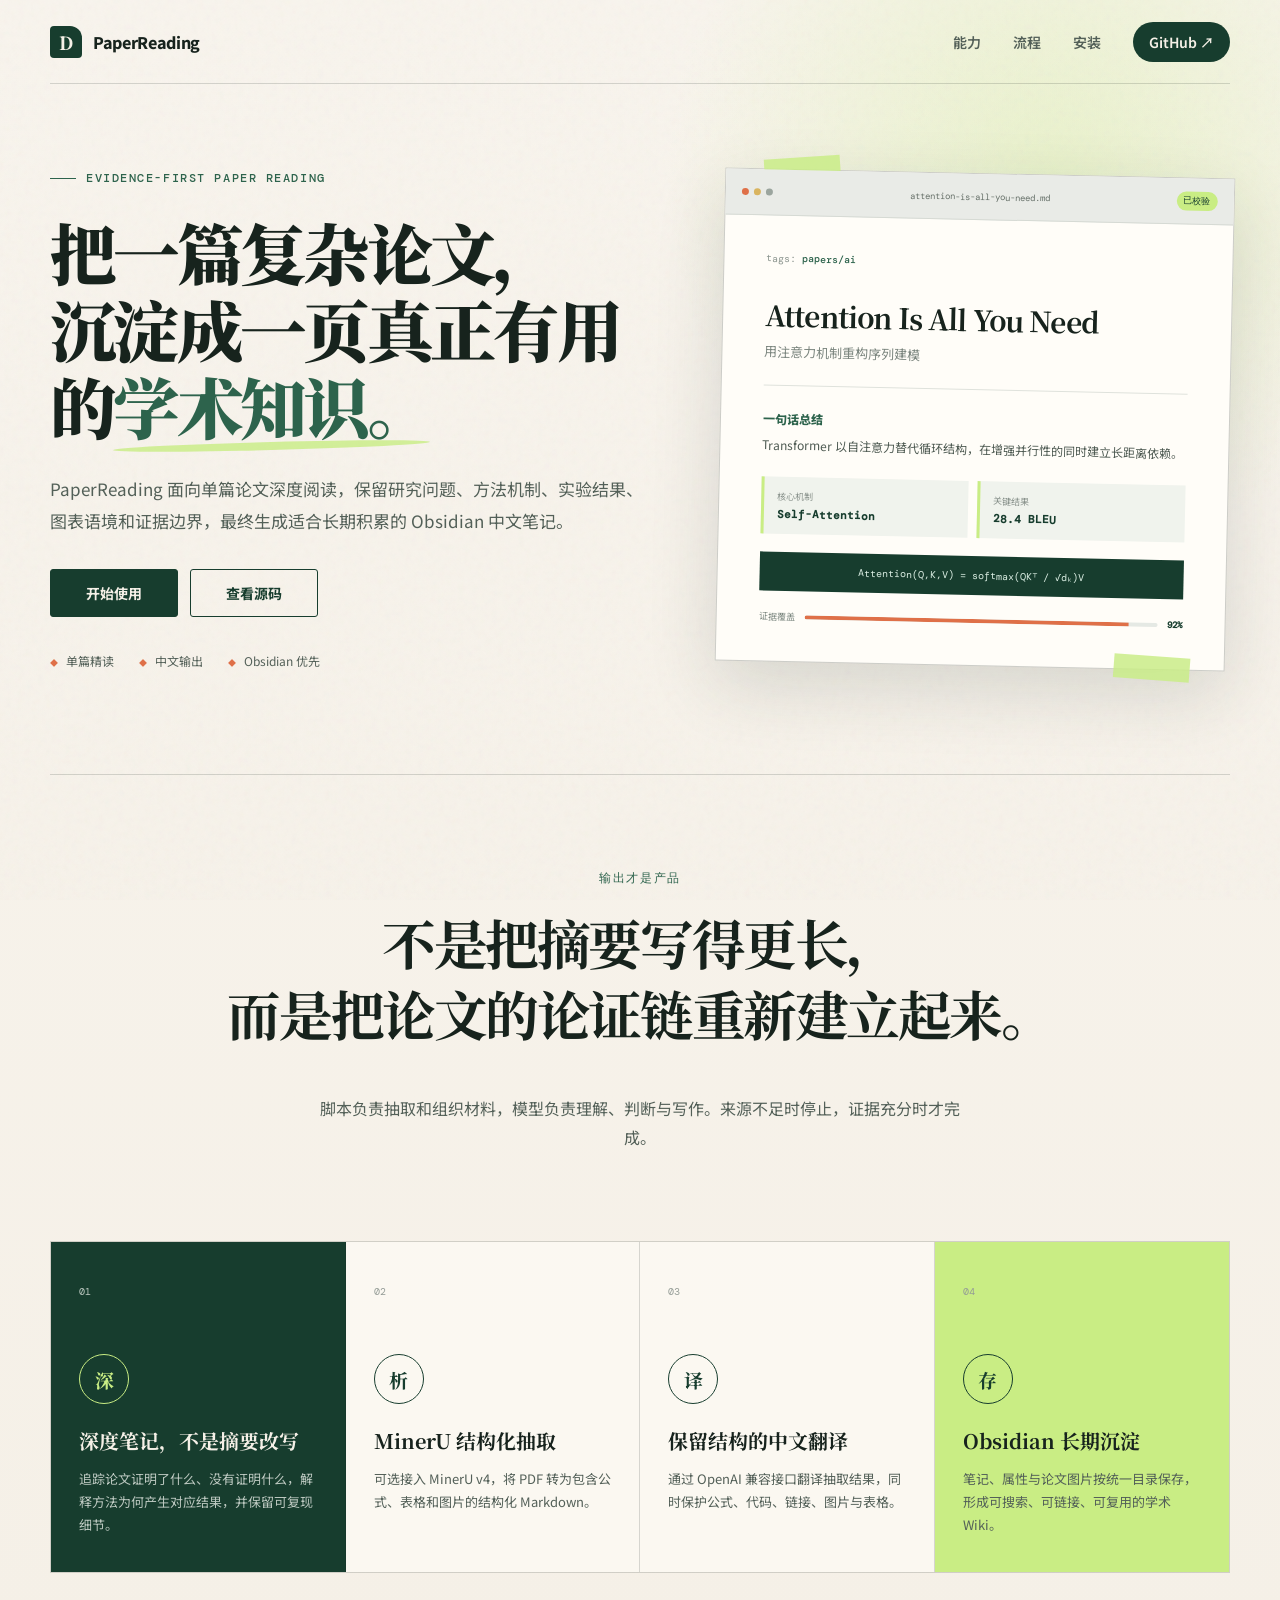
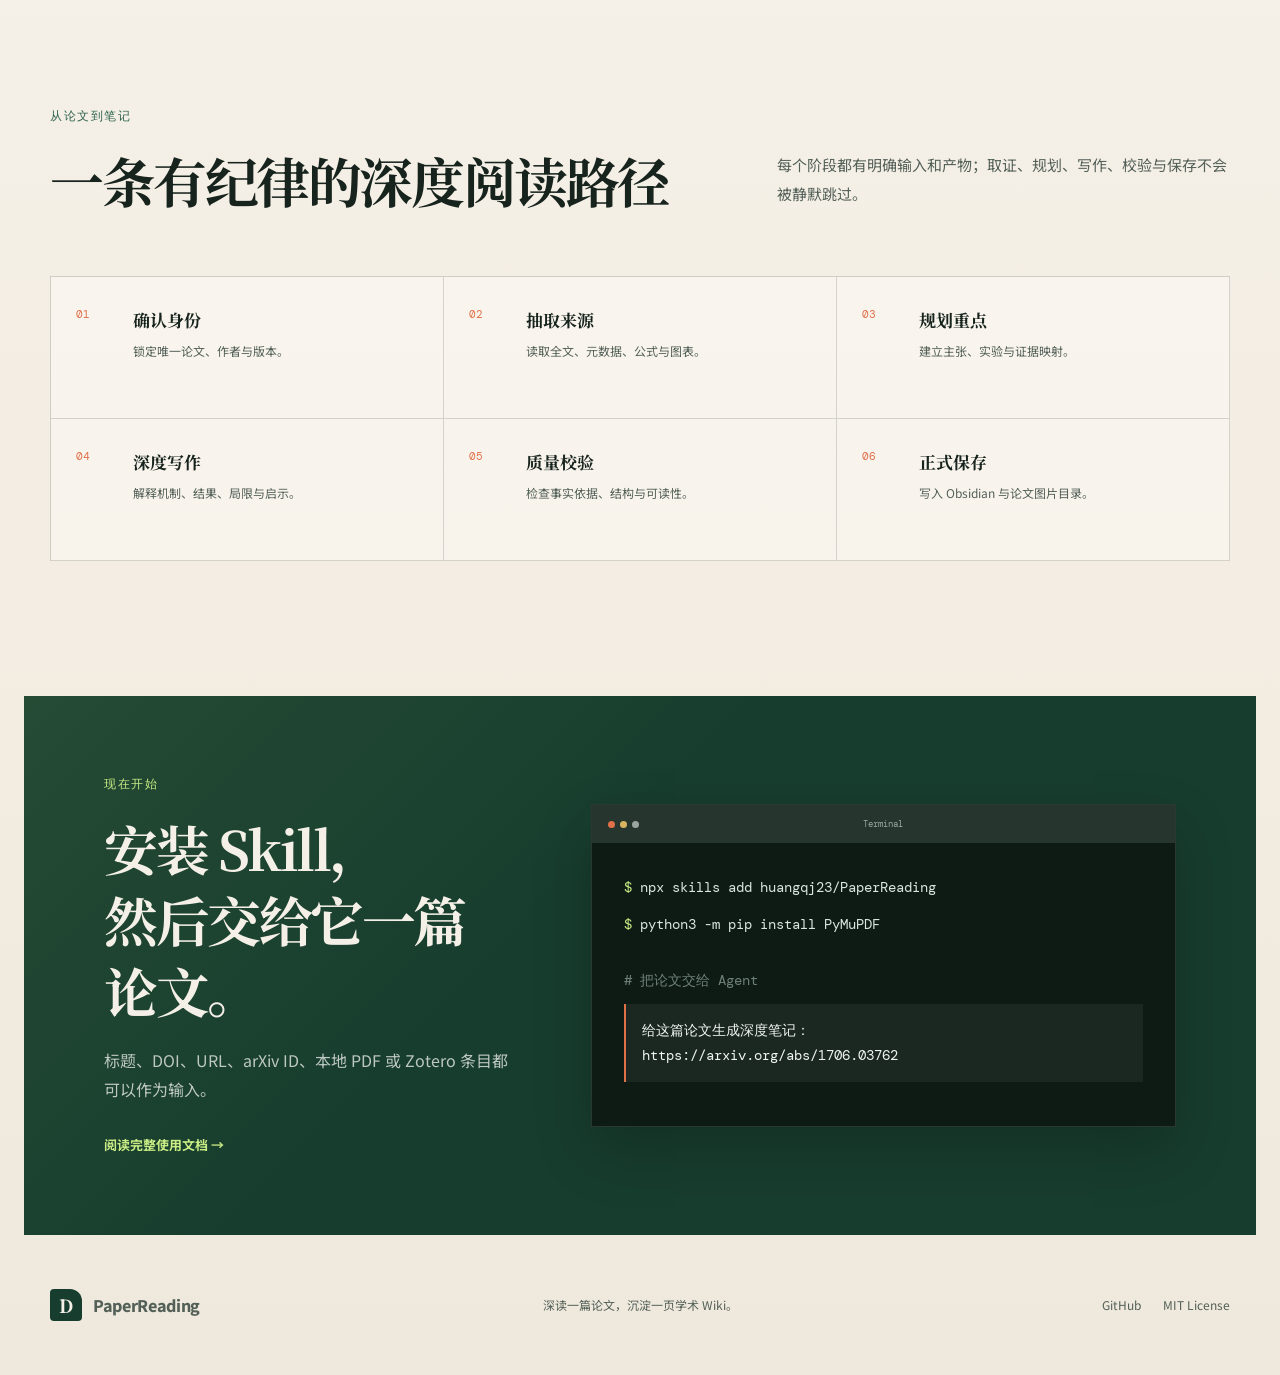
<file: index.html>
<!doctype html>
<html lang="zh-CN">
  <head>
    <meta charset="UTF-8" />
    <meta name="viewport" content="width=device-width, initial-scale=1.0" />
    <meta http-equiv="refresh" content="0; url=./docs/" />
    <link
      rel="canonical"
      href="https://huangqj23.github.io/PaperReading/docs/"
    />
    <title>PaperReading</title>
    <script>
      window.location.replace("./docs/");
    </script>
  </head>
  <body>
    <p>正在进入 PaperReading 主页……</p>
    <p><a href="./docs/">如果没有自动跳转，请点击这里。</a></p>
  </body>
</html>
</file>
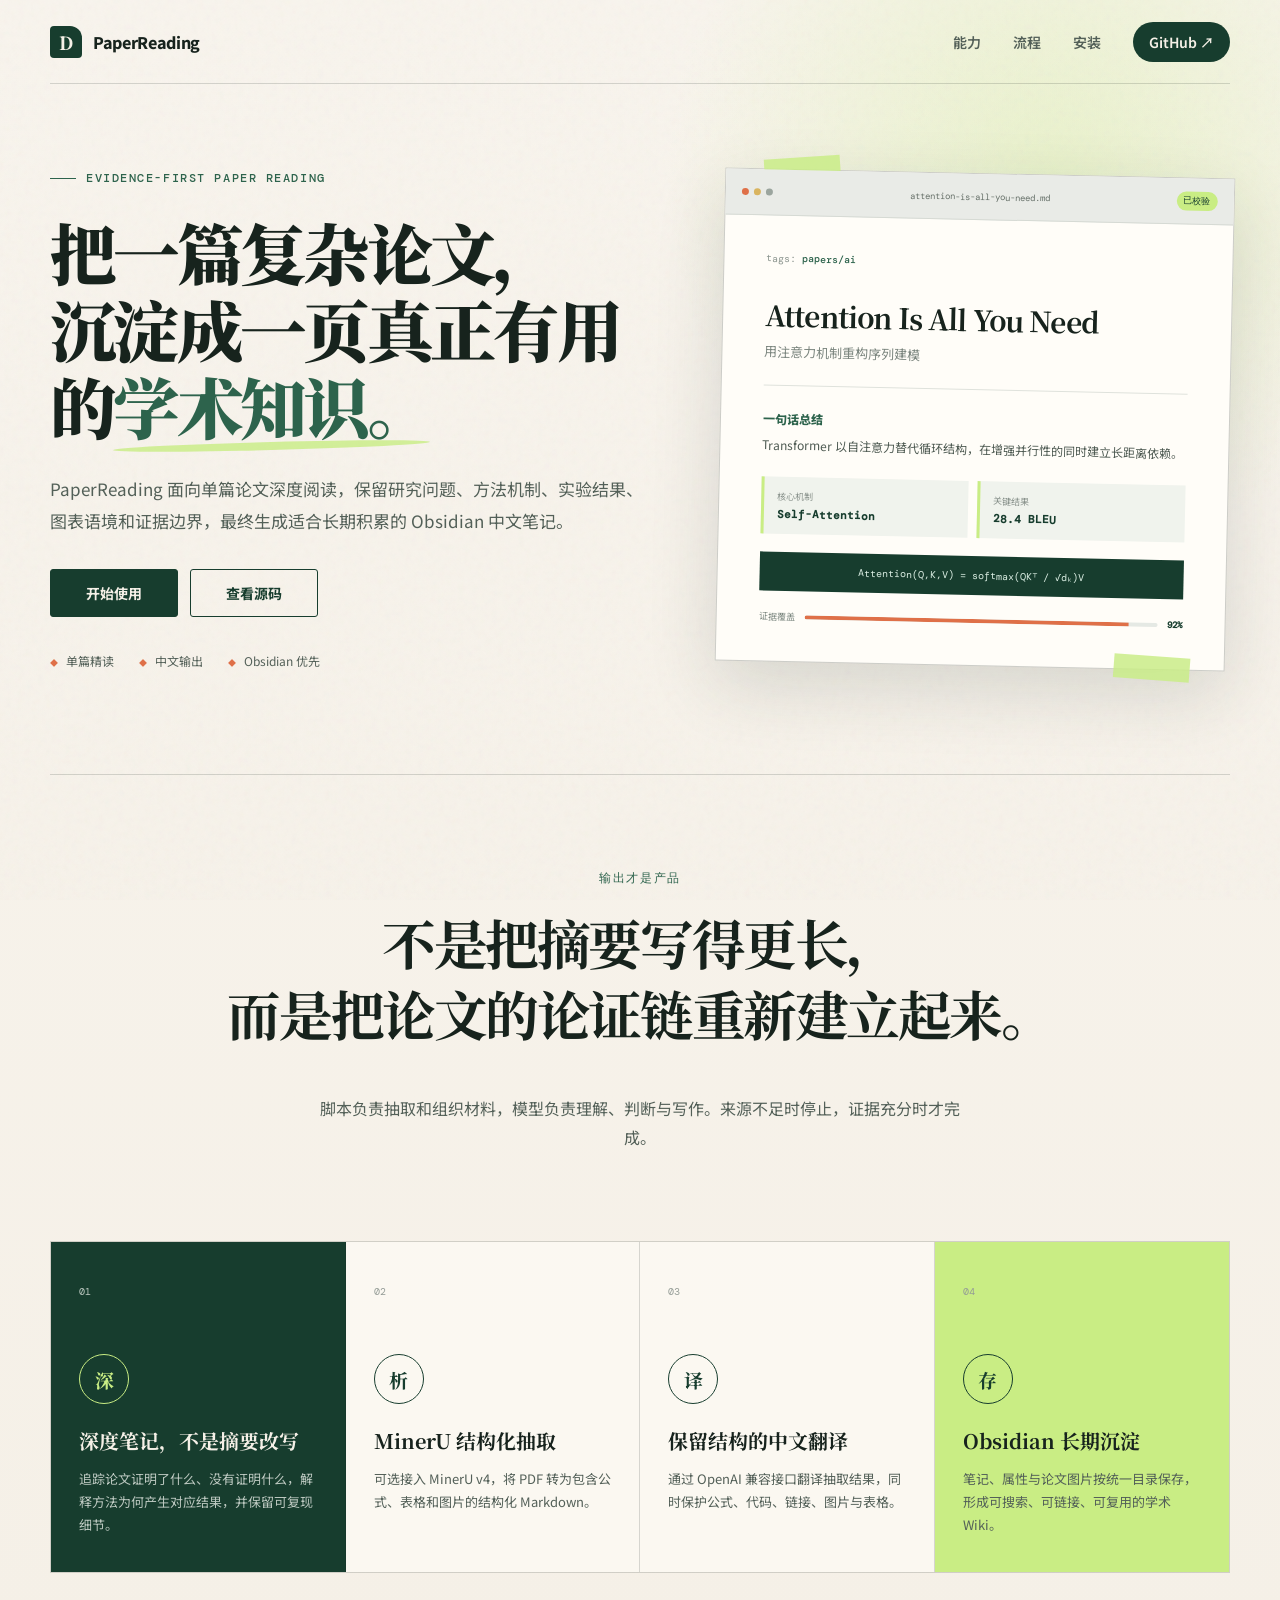
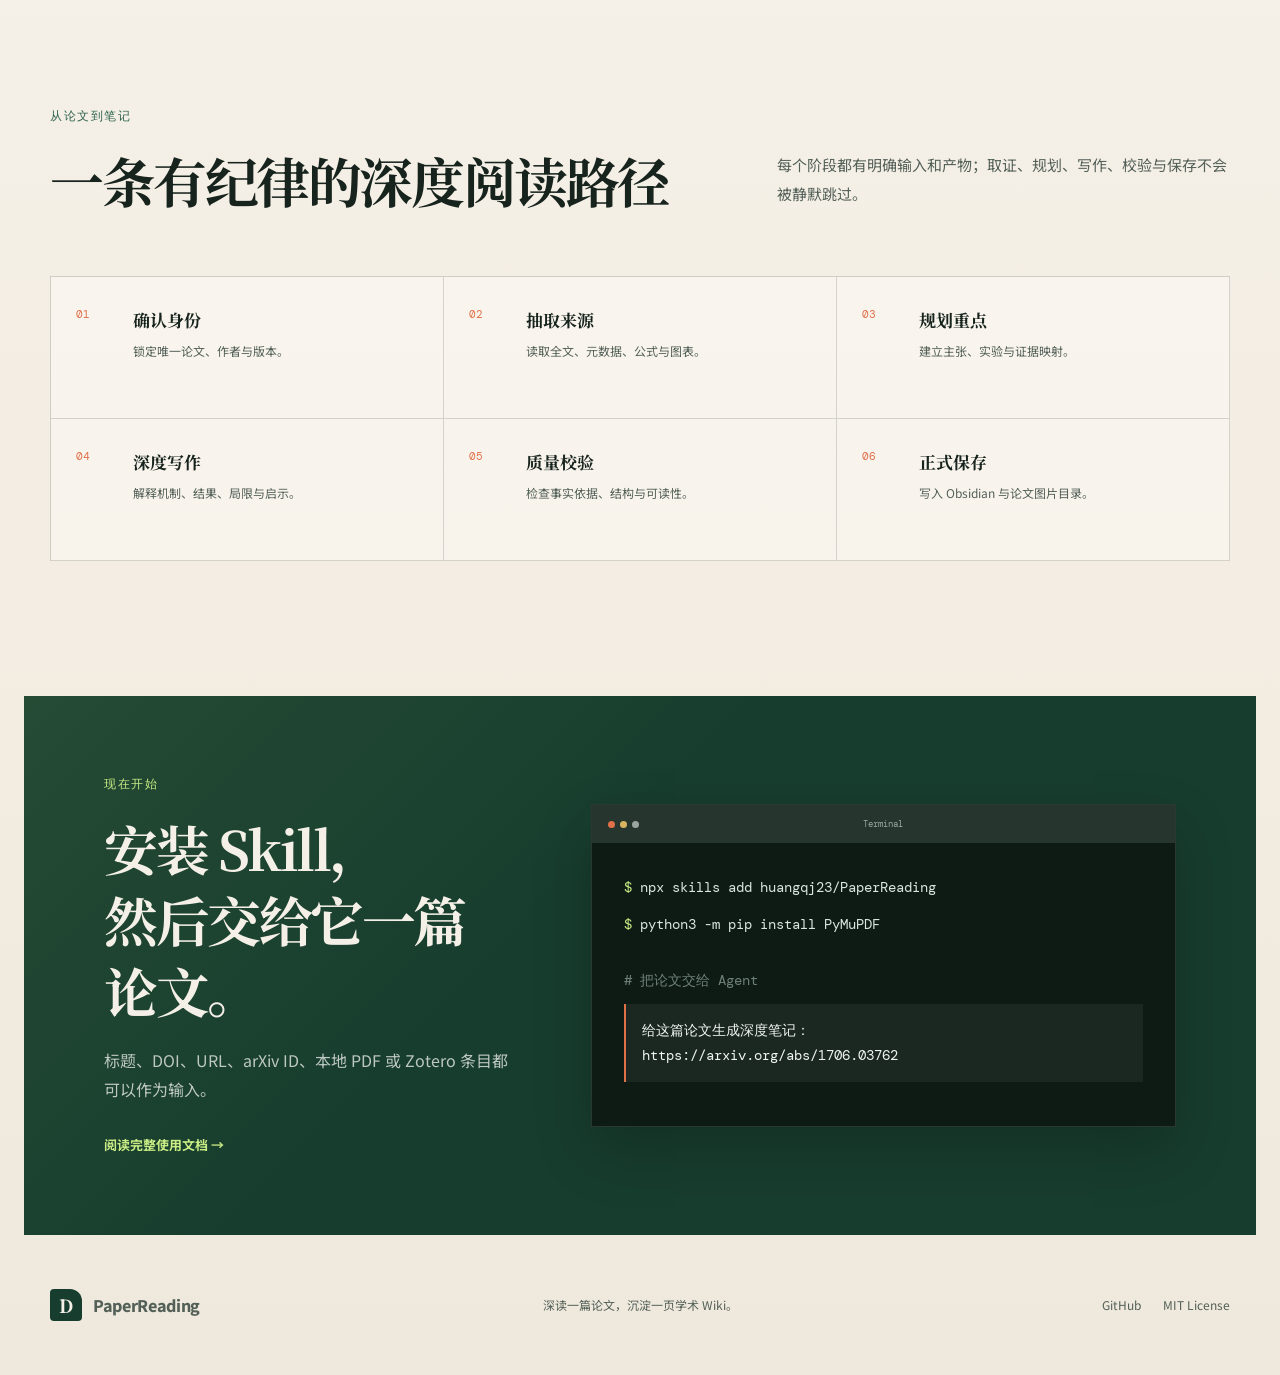
<file: docs/index.html>
<!doctype html>
<html lang="zh-CN">
  <head>
    <meta charset="UTF-8" />
    <meta name="viewport" content="width=device-width, initial-scale=1.0" />
    <meta
      name="description"
      content="PaperReading：把一篇复杂论文转化为结构清晰、证据充分、适合长期保存的 Obsidian 深度笔记。"
    />
    <meta name="theme-color" content="#f5f0e7" />
    <meta property="og:title" content="PaperReading｜单篇论文深度阅读工作流" />
    <meta
      property="og:description"
      content="保留方法、证据、图表与边界，把论文沉淀为可复用的 Obsidian 学术知识页。"
    />
    <meta property="og:type" content="website" />
    <meta
      property="og:url"
      content="https://huangqj23.github.io/PaperReading/"
    />
    <title>PaperReading｜把论文沉淀为学术知识页</title>
    <link rel="preconnect" href="https://fonts.googleapis.com" />
    <link rel="preconnect" href="https://fonts.gstatic.com" crossorigin />
    <link
      href="https://fonts.googleapis.com/css2?family=DM+Mono:wght@400;500&family=Noto+Sans+SC:wght@400;500;600;700;800&family=Noto+Serif+SC:wght@600;700;900&display=swap"
      rel="stylesheet"
    />
    <link rel="stylesheet" href="./styles.css" />
  </head>
  <body>
    <div class="page-shell">
      <header class="site-header">
        <a class="brand" href="#top" aria-label="返回首页">
          <span class="brand-mark" aria-hidden="true">D</span>
          <span>PaperReading</span>
        </a>
        <nav class="nav-links" aria-label="主导航">
          <a href="#features">能力</a>
          <a href="#workflow">流程</a>
          <a href="#install">安装</a>
          <a
            class="nav-github"
            href="https://github.com/huangqj23/PaperReading"
            target="_blank"
            rel="noreferrer"
          >
            GitHub ↗
          </a>
        </nav>
      </header>

      <main id="top">
        <section class="hero section">
          <div class="hero-copy">
            <p class="eyebrow"><span></span> Evidence-first paper reading</p>
            <h1>
              把一篇复杂论文，<br />沉淀成一页真正有用的<span>学术知识。</span>
            </h1>
            <p class="hero-lead">
              PaperReading
              面向单篇论文深度阅读，保留研究问题、方法机制、实验结果、图表语境和证据边界，最终生成适合长期积累的
              Obsidian 中文笔记。
            </p>
            <div class="hero-actions">
              <a class="button button-primary" href="#install">开始使用</a>
              <a
                class="button button-secondary"
                href="https://github.com/huangqj23/PaperReading"
                target="_blank"
                rel="noreferrer"
              >
                查看源码
              </a>
            </div>
            <ul class="hero-meta" aria-label="项目特性">
              <li>单篇精读</li>
              <li>中文输出</li>
              <li>Obsidian 优先</li>
            </ul>
          </div>

          <div
            class="note-preview"
            role="img"
            aria-label="PaperReading 输出示例"
          >
            <div class="preview-toolbar">
              <span class="window-dots"><i></i><i></i><i></i></span>
              <span>attention-is-all-you-need.md</span>
              <span class="preview-status">已校验</span>
            </div>
            <div class="preview-body">
              <p class="preview-property">tags: <b>papers/ai</b></p>
              <h2>Attention Is All You Need</h2>
              <p class="preview-subtitle">用注意力机制重构序列建模</p>
              <div class="preview-rule"></div>
              <p class="preview-label">一句话总结</p>
              <p>
                Transformer
                以自注意力替代循环结构，在增强并行性的同时建立长距离依赖。
              </p>
              <div class="metric-grid">
                <div>
                  <span>核心机制</span>
                  <strong>Self-Attention</strong>
                </div>
                <div>
                  <span>关键结果</span>
                  <strong>28.4 BLEU</strong>
                </div>
              </div>
              <div class="formula">Attention(Q,K,V) = softmax(QKᵀ / √dₖ)V</div>
              <div class="evidence-line">
                <span>证据覆盖</span>
                <i><b></b></i>
                <strong>92%</strong>
              </div>
            </div>
          </div>
        </section>

        <section class="statement section">
          <p class="section-kicker">输出才是产品</p>
          <h2>不是把摘要写得更长，<br />而是把论文的论证链重新建立起来。</h2>
          <p>
            脚本负责抽取和组织材料，模型负责理解、判断与写作。来源不足时停止，证据充分时才完成。
          </p>
        </section>

        <section class="features section" id="features">
          <article class="feature feature-dark">
            <span class="feature-index">01</span>
            <div class="feature-icon">深</div>
            <h3>深度笔记，不是摘要改写</h3>
            <p>
              追踪论文证明了什么、没有证明什么，解释方法为何产生对应结果，并保留可复现细节。
            </p>
          </article>
          <article class="feature">
            <span class="feature-index">02</span>
            <div class="feature-icon">析</div>
            <h3>MinerU 结构化抽取</h3>
            <p>
              可选接入 MinerU v4，将 PDF 转为包含公式、表格和图片的结构化
              Markdown。
            </p>
          </article>
          <article class="feature">
            <span class="feature-index">03</span>
            <div class="feature-icon">译</div>
            <h3>保留结构的中文翻译</h3>
            <p>
              通过 OpenAI
              兼容接口翻译抽取结果，同时保护公式、代码、链接、图片与表格。
            </p>
          </article>
          <article class="feature feature-accent">
            <span class="feature-index">04</span>
            <div class="feature-icon">存</div>
            <h3>Obsidian 长期沉淀</h3>
            <p>
              笔记、属性与论文图片按统一目录保存，形成可搜索、可链接、可复用的学术
              Wiki。
            </p>
          </article>
        </section>

        <section class="workflow section" id="workflow">
          <div class="section-heading">
            <div>
              <p class="section-kicker">从论文到笔记</p>
              <h2>一条有纪律的深度阅读路径</h2>
            </div>
            <p>
              每个阶段都有明确输入和产物；取证、规划、写作、校验与保存不会被静默跳过。
            </p>
          </div>
          <ol class="steps">
            <li>
              <span>01</span>
              <div>
                <strong>确认身份</strong>
                <p>锁定唯一论文、作者与版本。</p>
              </div>
            </li>
            <li>
              <span>02</span>
              <div>
                <strong>抽取来源</strong>
                <p>读取全文、元数据、公式与图表。</p>
              </div>
            </li>
            <li>
              <span>03</span>
              <div>
                <strong>规划重点</strong>
                <p>建立主张、实验与证据映射。</p>
              </div>
            </li>
            <li>
              <span>04</span>
              <div>
                <strong>深度写作</strong>
                <p>解释机制、结果、局限与启示。</p>
              </div>
            </li>
            <li>
              <span>05</span>
              <div>
                <strong>质量校验</strong>
                <p>检查事实依据、结构与可读性。</p>
              </div>
            </li>
            <li>
              <span>06</span>
              <div>
                <strong>正式保存</strong>
                <p>写入 Obsidian 与论文图片目录。</p>
              </div>
            </li>
          </ol>
        </section>

        <section class="install section" id="install">
          <div class="install-copy">
            <p class="section-kicker section-kicker-light">现在开始</p>
            <h2>安装 Skill，<br />然后交给它一篇论文。</h2>
            <p>
              标题、DOI、URL、arXiv ID、本地 PDF 或 Zotero 条目都可以作为输入。
            </p>
            <a
              href="https://github.com/huangqj23/PaperReading#-快速开始"
              target="_blank"
              rel="noreferrer"
            >
              阅读完整使用文档 →
            </a>
          </div>
          <div class="terminal">
            <div class="terminal-bar">
              <span><i></i><i></i><i></i></span>
              <b>Terminal</b>
            </div>
            <div class="terminal-body">
              <p><span>$</span> npx skills add huangqj23/PaperReading</p>
              <p><span>$</span> python3 -m pip install PyMuPDF</p>
              <p class="terminal-comment"># 把论文交给 Agent</p>
              <p class="terminal-prompt">
                给这篇论文生成深度笔记：<br />https://arxiv.org/abs/1706.03762
              </p>
            </div>
          </div>
        </section>
      </main>

      <footer class="site-footer">
        <a class="brand" href="#top">
          <span class="brand-mark" aria-hidden="true">D</span>
          <span>PaperReading</span>
        </a>
        <p>深读一篇论文，沉淀一页学术 Wiki。</p>
        <div>
          <a href="https://github.com/huangqj23/PaperReading">GitHub</a>
          <a href="https://github.com/huangqj23/PaperReading/blob/main/LICENSE"
            >MIT License</a
          >
        </div>
      </footer>
    </div>
  </body>
</html>
</file>
<file: docs/styles.css>
:root {
  --paper: #f5f0e7;
  --paper-deep: #e9e1d3;
  --ink: #17231d;
  --ink-soft: #536058;
  --forest: #173d2e;
  --forest-light: #2d634c;
  --lime: #c9ed84;
  --orange: #df7048;
  --line: rgba(23, 35, 29, 0.16);
  --white: #fffdf8;
  --shadow: 0 24px 70px rgba(26, 46, 36, 0.14);
  --serif: "Noto Serif SC", "Songti SC", serif;
  --sans: "Noto Sans SC", "PingFang SC", sans-serif;
  --mono: "DM Mono", "SFMono-Regular", monospace;
}

* {
  box-sizing: border-box;
}

html {
  scroll-behavior: smooth;
}

body {
  margin: 0;
  color: var(--ink);
  background:
    radial-gradient(
      circle at 82% 6%,
      rgba(201, 237, 132, 0.32),
      transparent 24rem
    ),
    linear-gradient(180deg, #f8f4ed 0%, var(--paper) 55%, #efe8dc 100%);
  font-family: var(--sans);
  -webkit-font-smoothing: antialiased;
}

body::before {
  position: fixed;
  z-index: -1;
  inset: 0;
  pointer-events: none;
  content: "";
  opacity: 0.32;
  background-image: url("data:image/svg+xml,%3Csvg viewBox='0 0 180 180' xmlns='http://www.w3.org/2000/svg'%3E%3Cfilter id='n'%3E%3CfeTurbulence type='fractalNoise' baseFrequency='.75' numOctaves='3' stitchTiles='stitch'/%3E%3C/filter%3E%3Crect width='100%25' height='100%25' filter='url(%23n)' opacity='.12'/%3E%3C/svg%3E");
}

a {
  color: inherit;
  text-decoration: none;
}

p,
h1,
h2,
h3 {
  margin-top: 0;
}

.page-shell {
  width: min(1440px, 100%);
  margin: 0 auto;
  overflow: hidden;
}

.section,
.site-header,
.site-footer {
  width: min(1180px, calc(100% - 48px));
  margin-inline: auto;
}

.site-header {
  display: flex;
  align-items: center;
  justify-content: space-between;
  height: 84px;
  border-bottom: 1px solid var(--line);
}

.brand {
  display: inline-flex;
  gap: 11px;
  align-items: center;
  font-size: 16px;
  font-weight: 800;
  letter-spacing: -0.02em;
}

.brand-mark {
  display: grid;
  width: 32px;
  height: 32px;
  place-items: center;
  color: var(--paper);
  background: var(--forest);
  border-radius: 4px 12px 4px 4px;
  font-family: var(--serif);
  font-size: 18px;
}

.nav-links {
  display: flex;
  gap: 32px;
  align-items: center;
  color: var(--ink-soft);
  font-size: 14px;
  font-weight: 600;
}

.nav-links a {
  transition: color 160ms ease;
}

.nav-links a:hover {
  color: var(--ink);
}

.nav-github {
  padding: 10px 16px;
  color: var(--paper) !important;
  background: var(--forest);
  border-radius: 999px;
}

.hero {
  display: grid;
  grid-template-columns: 1.08fr 0.92fr;
  gap: 72px;
  align-items: center;
  min-height: 690px;
  padding-block: 86px 105px;
}

.eyebrow,
.section-kicker {
  color: var(--forest-light);
  font-family: var(--mono);
  font-size: 12px;
  font-weight: 500;
  letter-spacing: 0.13em;
  text-transform: uppercase;
}

.eyebrow {
  display: flex;
  gap: 10px;
  align-items: center;
  margin-bottom: 27px;
}

.eyebrow span {
  display: block;
  width: 26px;
  height: 1px;
  background: var(--forest-light);
}

.hero h1 {
  max-width: 720px;
  margin-bottom: 28px;
  font-family: var(--serif);
  font-size: clamp(46px, 5.2vw, 72px);
  font-weight: 900;
  line-height: 1.16;
  letter-spacing: -0.055em;
}

.hero h1 span {
  position: relative;
  display: inline-block;
  color: var(--forest-light);
}

.hero h1 span::after {
  position: absolute;
  right: 0;
  bottom: -5px;
  left: 0;
  height: 8px;
  content: "";
  background: var(--lime);
  border-radius: 100%;
  opacity: 0.8;
  transform: rotate(-1.5deg);
}

.hero-lead {
  max-width: 660px;
  margin-bottom: 32px;
  color: var(--ink-soft);
  font-size: 17px;
  line-height: 1.9;
}

.hero-actions {
  display: flex;
  gap: 12px;
}

.button {
  display: inline-flex;
  min-width: 128px;
  height: 48px;
  align-items: center;
  justify-content: center;
  border: 1px solid var(--forest);
  border-radius: 3px;
  font-size: 14px;
  font-weight: 700;
  transition:
    transform 160ms ease,
    box-shadow 160ms ease;
}

.button:hover {
  box-shadow: 0 10px 25px rgba(23, 61, 46, 0.15);
  transform: translateY(-2px);
}

.button-primary {
  color: var(--paper);
  background: var(--forest);
}

.button-secondary {
  color: var(--forest);
}

.hero-meta {
  display: flex;
  gap: 25px;
  padding: 0;
  margin: 35px 0 0;
  color: var(--ink-soft);
  font-size: 12px;
  list-style: none;
}

.hero-meta li::before {
  margin-right: 8px;
  color: var(--orange);
  content: "◆";
  font-size: 8px;
}

.note-preview {
  position: relative;
  border: 1px solid rgba(23, 35, 29, 0.22);
  background: var(--white);
  box-shadow: var(--shadow);
  transform: rotate(1.25deg);
}

.note-preview::before,
.note-preview::after {
  position: absolute;
  z-index: -1;
  width: 76px;
  height: 24px;
  content: "";
  background: rgba(201, 237, 132, 0.82);
}

.note-preview::before {
  top: -13px;
  left: 38px;
  transform: rotate(-5deg);
}

.note-preview::after {
  right: 34px;
  bottom: -11px;
  transform: rotate(3deg);
}

.preview-toolbar {
  display: grid;
  grid-template-columns: 1fr auto 1fr;
  align-items: center;
  padding: 13px 16px;
  color: #667069;
  background: #e9ebe7;
  border-bottom: 1px solid #d6dad4;
  font-family: var(--mono);
  font-size: 9px;
}

.window-dots {
  display: flex;
  gap: 5px;
}

.window-dots i,
.terminal-bar i {
  display: block;
  width: 7px;
  height: 7px;
  background: #9ba59e;
  border-radius: 50%;
}

.window-dots i:first-child,
.terminal-bar i:first-child {
  background: var(--orange);
}

.window-dots i:nth-child(2),
.terminal-bar i:nth-child(2) {
  background: #d9b45f;
}

.preview-status {
  justify-self: end;
  padding: 3px 7px;
  color: var(--forest);
  background: var(--lime);
  border-radius: 99px;
}

.preview-body {
  min-height: 440px;
  padding: 36px 42px 38px;
}

.preview-property {
  margin-bottom: 30px;
  color: #8c958f;
  font-family: var(--mono);
  font-size: 10px;
}

.preview-property b {
  color: var(--forest-light);
  font-weight: 500;
}

.preview-body h2 {
  margin-bottom: 7px;
  font-family: var(--serif);
  font-size: 28px;
  letter-spacing: -0.03em;
}

.preview-subtitle {
  color: #7c867f;
  font-size: 13px;
}

.preview-rule {
  height: 1px;
  margin: 24px 0;
  background: #dfe2dc;
}

.preview-label {
  margin-bottom: 8px;
  color: var(--forest-light);
  font-size: 12px;
  font-weight: 800;
}

.preview-label + p {
  color: #4e5a52;
  font-size: 12px;
  line-height: 1.7;
}

.metric-grid {
  display: grid;
  grid-template-columns: repeat(2, 1fr);
  gap: 9px;
  margin: 22px 0 18px;
}

.metric-grid div {
  padding: 13px;
  background: #f0f3ed;
  border-left: 3px solid var(--lime);
}

.metric-grid span,
.metric-grid strong {
  display: block;
}

.metric-grid span {
  margin-bottom: 4px;
  color: #89928c;
  font-size: 9px;
}

.metric-grid strong {
  color: var(--forest);
  font-family: var(--mono);
  font-size: 11px;
}

.formula {
  padding: 13px;
  color: #dcefe4;
  background: var(--forest);
  font-family: var(--mono);
  font-size: 10px;
  text-align: center;
}

.evidence-line {
  display: grid;
  grid-template-columns: auto 1fr auto;
  gap: 10px;
  align-items: center;
  margin-top: 19px;
  color: #7f8a83;
  font-size: 9px;
}

.evidence-line i {
  height: 4px;
  overflow: hidden;
  background: #e5e9e4;
  border-radius: 99px;
}

.evidence-line i b {
  display: block;
  width: 92%;
  height: 100%;
  background: var(--orange);
}

.evidence-line strong {
  color: var(--forest);
  font-family: var(--mono);
}

.statement {
  padding-block: 95px 90px;
  text-align: center;
  border-top: 1px solid var(--line);
}

.section-kicker {
  margin-bottom: 20px;
}

.statement h2,
.section-heading h2,
.install h2 {
  font-family: var(--serif);
  font-size: clamp(34px, 4.2vw, 54px);
  line-height: 1.32;
  letter-spacing: -0.045em;
}

.statement h2 {
  max-width: 850px;
  margin-inline: auto;
}

.statement > p:last-child {
  max-width: 650px;
  margin: 24px auto 0;
  color: var(--ink-soft);
  line-height: 1.8;
}

.features {
  display: grid;
  grid-template-columns: repeat(4, 1fr);
  border: 1px solid var(--line);
}

.feature {
  position: relative;
  min-height: 330px;
  padding: 34px 28px;
  background: rgba(255, 253, 248, 0.58);
  border-right: 1px solid var(--line);
}

.feature:last-child {
  border-right: 0;
}

.feature-index {
  color: #949c96;
  font-family: var(--mono);
  font-size: 10px;
}

.feature-icon {
  display: grid;
  width: 50px;
  height: 50px;
  margin: 54px 0 22px;
  place-items: center;
  color: var(--forest);
  border: 1px solid currentColor;
  border-radius: 50%;
  font-family: var(--serif);
  font-size: 19px;
  font-weight: 700;
}

.feature h3 {
  margin-bottom: 13px;
  font-family: var(--serif);
  font-size: 20px;
}

.feature p {
  margin-bottom: 0;
  color: var(--ink-soft);
  font-size: 13px;
  line-height: 1.75;
}

.feature-dark {
  color: var(--paper);
  background: var(--forest);
}

.feature-dark .feature-index,
.feature-dark p {
  color: #bdc9c1;
}

.feature-dark .feature-icon {
  color: var(--lime);
}

.feature-accent {
  background: var(--lime);
}

.workflow {
  padding-block: 135px;
}

.section-heading {
  display: grid;
  grid-template-columns: 1fr 0.7fr;
  gap: 80px;
  align-items: end;
  margin-bottom: 60px;
}

.section-heading h2 {
  margin-bottom: 0;
}

.section-heading > p {
  margin-bottom: 8px;
  color: var(--ink-soft);
  font-size: 15px;
  line-height: 1.9;
}

.steps {
  display: grid;
  grid-template-columns: repeat(3, 1fr);
  padding: 0;
  margin: 0;
  border-top: 1px solid var(--line);
  border-left: 1px solid var(--line);
  list-style: none;
}

.steps li {
  display: grid;
  grid-template-columns: 42px 1fr;
  gap: 15px;
  min-height: 142px;
  padding: 30px 25px;
  background: rgba(255, 253, 248, 0.44);
  border-right: 1px solid var(--line);
  border-bottom: 1px solid var(--line);
}

.steps > li > span {
  color: var(--orange);
  font-family: var(--mono);
  font-size: 11px;
}

.steps strong {
  font-family: var(--serif);
  font-size: 17px;
}

.steps p {
  margin: 9px 0 0;
  color: var(--ink-soft);
  font-size: 12px;
  line-height: 1.6;
}

.install {
  display: grid;
  grid-template-columns: 0.82fr 1.18fr;
  gap: 80px;
  align-items: center;
  width: min(1280px, calc(100% - 48px));
  padding: 80px;
  color: var(--paper);
  background:
    linear-gradient(135deg, rgba(201, 237, 132, 0.08), transparent 42%),
    var(--forest);
}

.section-kicker-light {
  color: var(--lime);
}

.install h2 {
  margin-bottom: 20px;
}

.install-copy > p:not(.section-kicker) {
  color: #bdc8c0;
  line-height: 1.8;
}

.install-copy > a {
  display: inline-block;
  margin-top: 15px;
  color: var(--lime);
  font-size: 13px;
  font-weight: 700;
}

.terminal {
  overflow: hidden;
  color: #d9e7de;
  background: #0e1b15;
  border: 1px solid rgba(255, 255, 255, 0.12);
  box-shadow: 0 24px 55px rgba(0, 0, 0, 0.2);
}

.terminal-bar {
  display: grid;
  grid-template-columns: 1fr auto 1fr;
  align-items: center;
  padding: 13px 16px;
  background: #26352e;
}

.terminal-bar > span {
  display: flex;
  gap: 5px;
}

.terminal-bar b {
  color: #99aaa0;
  font-family: var(--mono);
  font-size: 9px;
  font-weight: 400;
}

.terminal-body {
  min-height: 270px;
  padding: 32px;
  font-family: var(--mono);
  font-size: clamp(11px, 1.25vw, 14px);
  line-height: 1.8;
}

.terminal-body p {
  margin-bottom: 12px;
}

.terminal-body p span {
  color: var(--lime);
}

.terminal-body .terminal-comment {
  margin: 31px 0 10px;
  color: #6e8176;
}

.terminal-prompt {
  padding: 14px 16px;
  color: #f0f5f1;
  background: rgba(255, 255, 255, 0.055);
  border-left: 2px solid var(--orange);
}

.site-footer {
  display: grid;
  grid-template-columns: 1fr auto 1fr;
  gap: 25px;
  align-items: center;
  min-height: 140px;
  color: var(--ink-soft);
  font-size: 12px;
}

.site-footer > p {
  margin: 0;
}

.site-footer > div {
  display: flex;
  gap: 22px;
  justify-self: end;
}

.site-footer a:hover {
  color: var(--forest);
}

@media (max-width: 980px) {
  .hero {
    grid-template-columns: 1fr;
    gap: 70px;
  }

  .hero-copy {
    max-width: 760px;
  }

  .note-preview {
    width: min(560px, 90%);
    margin-inline: auto;
  }

  .features {
    grid-template-columns: repeat(2, 1fr);
  }

  .feature:nth-child(2) {
    border-right: 0;
  }

  .feature:nth-child(-n + 2) {
    border-bottom: 1px solid var(--line);
  }

  .section-heading {
    grid-template-columns: 1fr;
    gap: 20px;
  }

  .steps {
    grid-template-columns: repeat(2, 1fr);
  }

  .install {
    grid-template-columns: 1fr;
    gap: 50px;
  }
}

@media (max-width: 680px) {
  .section,
  .site-header,
  .site-footer,
  .install {
    width: min(100% - 30px, 1180px);
  }

  .site-header {
    height: 70px;
  }

  .nav-links > a:not(.nav-github) {
    display: none;
  }

  .hero {
    min-height: 0;
    padding-block: 65px 85px;
  }

  .hero h1 {
    font-size: clamp(39px, 12vw, 55px);
  }

  .hero-lead {
    font-size: 15px;
  }

  .note-preview {
    width: 95%;
  }

  .preview-toolbar {
    grid-template-columns: 1fr auto;
  }

  .preview-toolbar > span:nth-child(2) {
    display: none;
  }

  .preview-body {
    min-height: 0;
    padding: 28px 24px;
  }

  .statement {
    padding-block: 75px;
  }

  .features,
  .steps {
    grid-template-columns: 1fr;
  }

  .feature {
    min-height: 290px;
    border-right: 0;
    border-bottom: 1px solid var(--line);
  }

  .feature:last-child {
    border-bottom: 0;
  }

  .workflow {
    padding-block: 95px;
  }

  .install {
    padding: 45px 24px;
  }

  .terminal-body {
    min-height: 235px;
    padding: 23px 18px;
    overflow-wrap: anywhere;
  }

  .site-footer {
    grid-template-columns: 1fr;
    gap: 18px;
    padding-block: 40px;
    text-align: center;
  }

  .site-footer .brand,
  .site-footer > div {
    justify-self: center;
  }
}

@media (prefers-reduced-motion: reduce) {
  html {
    scroll-behavior: auto;
  }

  *,
  *::before,
  *::after {
    transition-duration: 0.01ms !important;
  }
}
</file>
